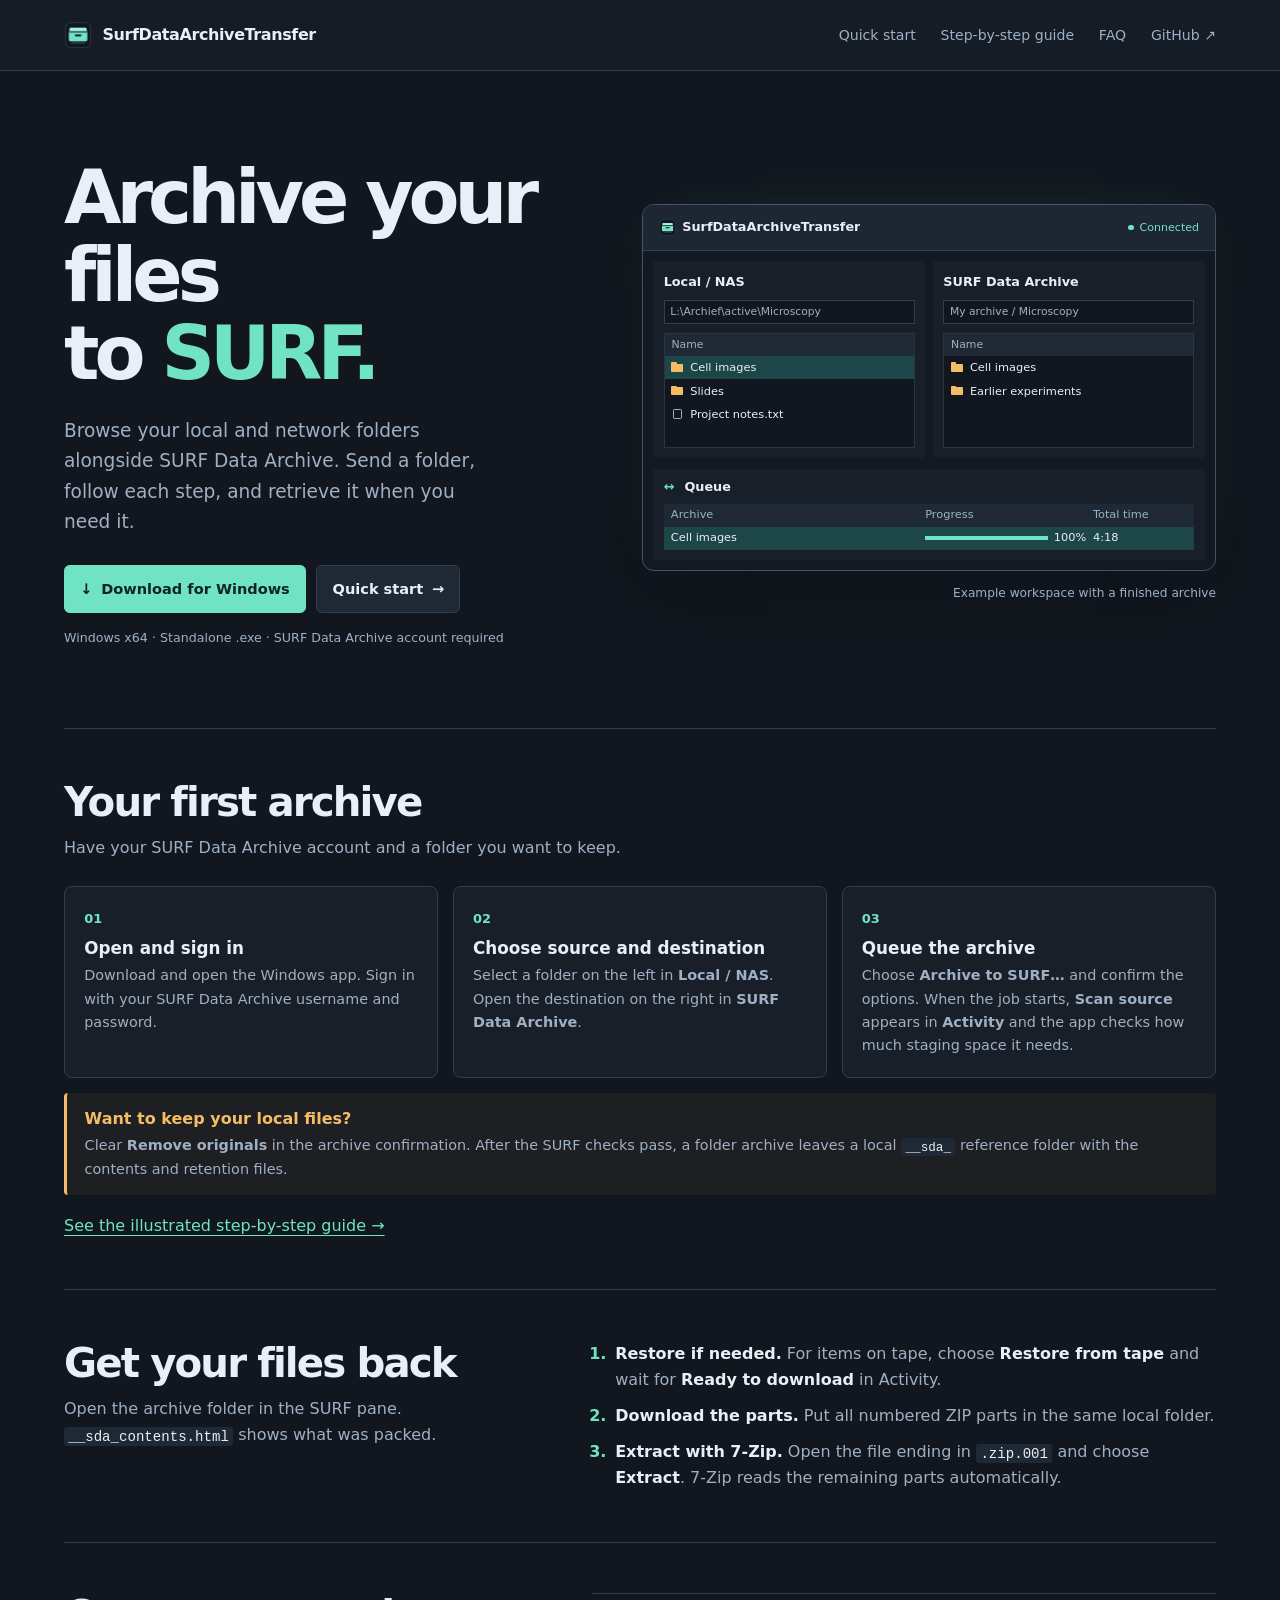
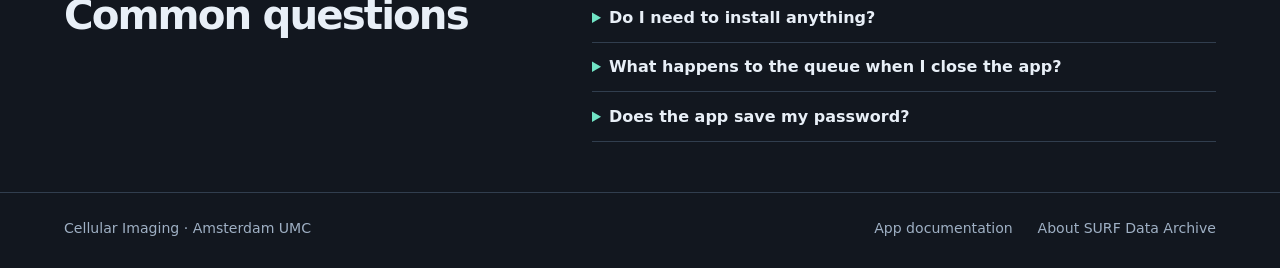
<file: docs/index.html>
<!doctype html>
<html lang="en">
<head>
  <meta charset="utf-8">
  <meta name="viewport" content="width=device-width, initial-scale=1">
  <meta name="description" content="A Windows app for sending folders to SURF Data Archive and checking that they arrived intact.">
  <meta name="theme-color" content="#12171f">
  <title>SurfDataArchiveTransfer · Windows guide</title>
  <link rel="icon" href="app.ico">
  <link rel="stylesheet" href="site.css">
</head>
<body>
  <a class="skip-link" href="#main">Skip to content</a>
  <header class="site-header">
    <div class="wrap header-inner">
      <a class="brand" href="./">
        <img src="app.ico" alt="" width="28" height="28">
        <span>SurfDataArchiveTransfer</span>
      </a>
      <nav aria-label="Main navigation">
        <a href="#quick-start">Quick start</a>
        <a href="step-by-step.html">Step-by-step guide</a>
        <a href="#faq">FAQ</a>
        <a href="https://github.com/Cellular-Imaging-Amsterdam-UMC/archief_to_surfarchive">GitHub <span aria-hidden="true">↗</span></a>
      </nav>
    </div>
  </header>

  <main class="wrap" id="main">
    <section class="hero" aria-labelledby="page-heading">
      <div class="hero-copy">
        <h1 id="page-heading">Archive your files<br>to <em>SURF.</em></h1>
        <p class="intro">Browse your local and network folders alongside SURF Data Archive. Send a folder, follow each step, and retrieve it when you need it.</p>
        <div class="hero-actions">
          <a class="button primary" href="https://github.com/Cellular-Imaging-Amsterdam-UMC/archief_to_surfarchive/releases/latest/download/SurfDataArchiveTransfer.exe">
            <span aria-hidden="true">↓</span> Download for Windows
          </a>
          <a class="button secondary" href="#quick-start">Quick start <span aria-hidden="true">→</span></a>
        </div>
        <p class="requirements">Windows x64 · Standalone .exe · SURF Data Archive account required</p>
      </div>

      <figure class="preview">
        <div class="app-window" role="img" aria-label="Illustration of the app with local microscopy folders on the left, a SURF archive on the right, and queue progress below.">
          <div aria-hidden="true">
            <div class="app-title">
              <span class="app-name"><img src="app.ico" alt="" width="17" height="17"> SurfDataArchiveTransfer</span>
              <span class="connected">Connected</span>
            </div>
            <div class="app-panes">
              <div class="pane">
                <strong>Local / NAS</strong>
                <div class="location">L:\Archief\active\Microscopy</div>
                <div class="app-list">
                  <span class="app-list-header">Name</span>
                  <span class="file-row selected"><i class="folder"></i> Cell images</span>
                  <span class="file-row"><i class="folder"></i> Slides</span>
                  <span class="file-row"><i class="file"></i> Project notes.txt</span>
                </div>
              </div>
              <div class="pane">
                <strong>SURF Data Archive</strong>
                <div class="location">My archive / Microscopy</div>
                <div class="app-list">
                  <span class="app-list-header">Name</span>
                  <span class="file-row"><i class="folder"></i> Cell images</span>
                  <span class="file-row"><i class="folder"></i> Earlier experiments</span>
                </div>
              </div>
            </div>
            <div class="app-queue">
              <div class="queue-title"><span>↔</span> Queue</div>
              <div class="queue-row queue-header"><span>Archive</span><span>Progress</span><span>Total time</span></div>
              <div class="queue-row"><span>Cell images</span><span class="mini-progress"><i></i> 100%</span><span>4:18</span></div>
            </div>
          </div>
        </div>
        <figcaption>Example workspace with a finished archive</figcaption>
      </figure>
    </section>

    <section class="guide-section" id="quick-start" aria-labelledby="start-heading">
      <div class="section-heading">
        <h2 id="start-heading">Your first archive</h2>
        <p>Have your SURF Data Archive account and a folder you want to keep.</p>
      </div>
      <ol class="steps">
        <li>
          <span class="step-number" aria-hidden="true">01</span>
          <h3>Open and sign in</h3>
          <p>Download and open the Windows app. Sign in with your SURF Data Archive username and password.</p>
        </li>
        <li>
          <span class="step-number" aria-hidden="true">02</span>
          <h3>Choose source and destination</h3>
          <p>Select a folder on the left in <strong>Local / NAS</strong>. Open the destination on the right in <strong>SURF Data Archive</strong>.</p>
        </li>
        <li>
          <span class="step-number" aria-hidden="true">03</span>
          <h3>Queue the archive</h3>
          <p>Choose <strong>Archive to SURF…</strong> and confirm the options. When the job starts, <strong>Scan source</strong> appears in <strong>Activity</strong> and the app checks how much staging space it needs.</p>
        </li>
      </ol>
      <aside class="notice">
        <strong>Want to keep your local files?</strong>
        <p>Clear <strong>Remove originals</strong> in the archive confirmation. After the SURF checks pass, a folder archive leaves a local <code>__sda_</code> reference folder with the contents and retention files.</p>
      </aside>
      <p class="guide-link"><a href="step-by-step.html">See the illustrated step-by-step guide <span aria-hidden="true">→</span></a></p>
    </section>

    <section class="guide-section restore" aria-labelledby="restore-heading">
      <div class="section-heading">
        <h2 id="restore-heading">Get your files back</h2>
        <p>Open the archive folder in the SURF pane. <code>__sda_contents.html</code> shows what was packed.</p>
      </div>
      <ol class="restore-steps">
        <li><strong>Restore if needed.</strong> For items on tape, choose <strong>Restore from tape</strong> and wait for <strong>Ready to download</strong> in Activity.</li>
        <li><strong>Download the parts.</strong> Put all numbered ZIP parts in the same local folder.</li>
        <li><strong>Extract with 7-Zip.</strong> Open the file ending in <code>.zip.001</code> and choose <strong>Extract</strong>. 7-Zip reads the remaining parts automatically.</li>
      </ol>
    </section>

    <section class="guide-section faq-section" id="faq" aria-labelledby="faq-heading">
      <h2 id="faq-heading">Common questions</h2>
      <div class="faq">
        <details>
          <summary>Do I need to install anything?</summary>
          <p>The Windows app is a standalone executable with the .NET runtime included. Use <a href="https://www.7-zip.org/">7-Zip</a> to open multipart archives. Windows may show a publisher warning for the test-signed download.</p>
        </details>
        <details>
          <summary>What happens to the queue when I close the app?</summary>
          <p>The app saves the queue for your SURF account. After sign-in, waiting jobs start automatically and paused jobs stay paused. If an interrupted upload has a local recovery package, use its recovery icon.</p>
        </details>
        <details>
          <summary>Does the app save my password?</summary>
          <p>Enter your password when you sign in. The <strong>Remember username</strong> option saves only your username on this PC.</p>
        </details>
      </div>
    </section>
  </main>

  <footer class="site-footer">
    <div class="wrap footer-inner">
      <span>Cellular Imaging · Amsterdam UMC</span>
      <div>
        <a href="https://github.com/Cellular-Imaging-Amsterdam-UMC/archief_to_surfarchive#readme">App documentation</a>
        <a href="https://servicedesk.surf.nl/wiki/spaces/WIKI/pages/1474651/Data+Archive">About SURF Data Archive</a>
      </div>
    </div>
  </footer>
</body>
</html>
</file>
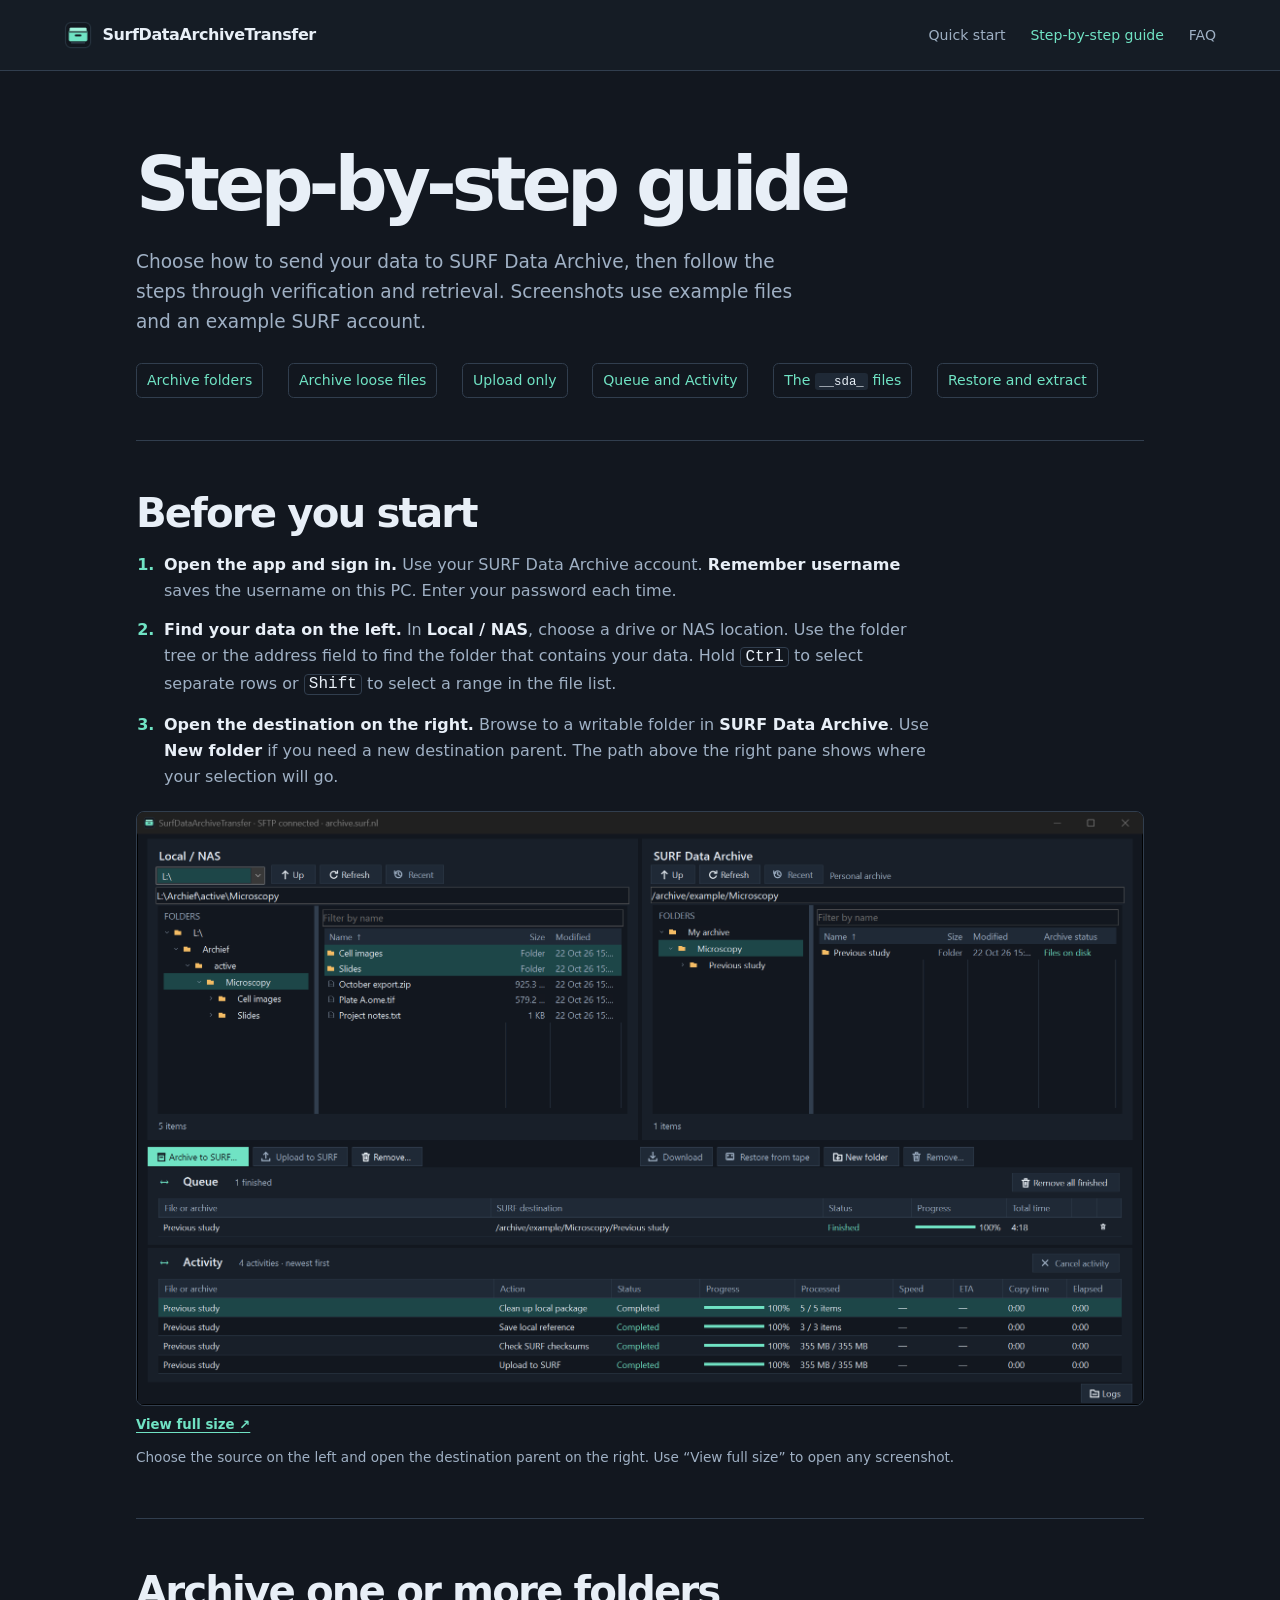
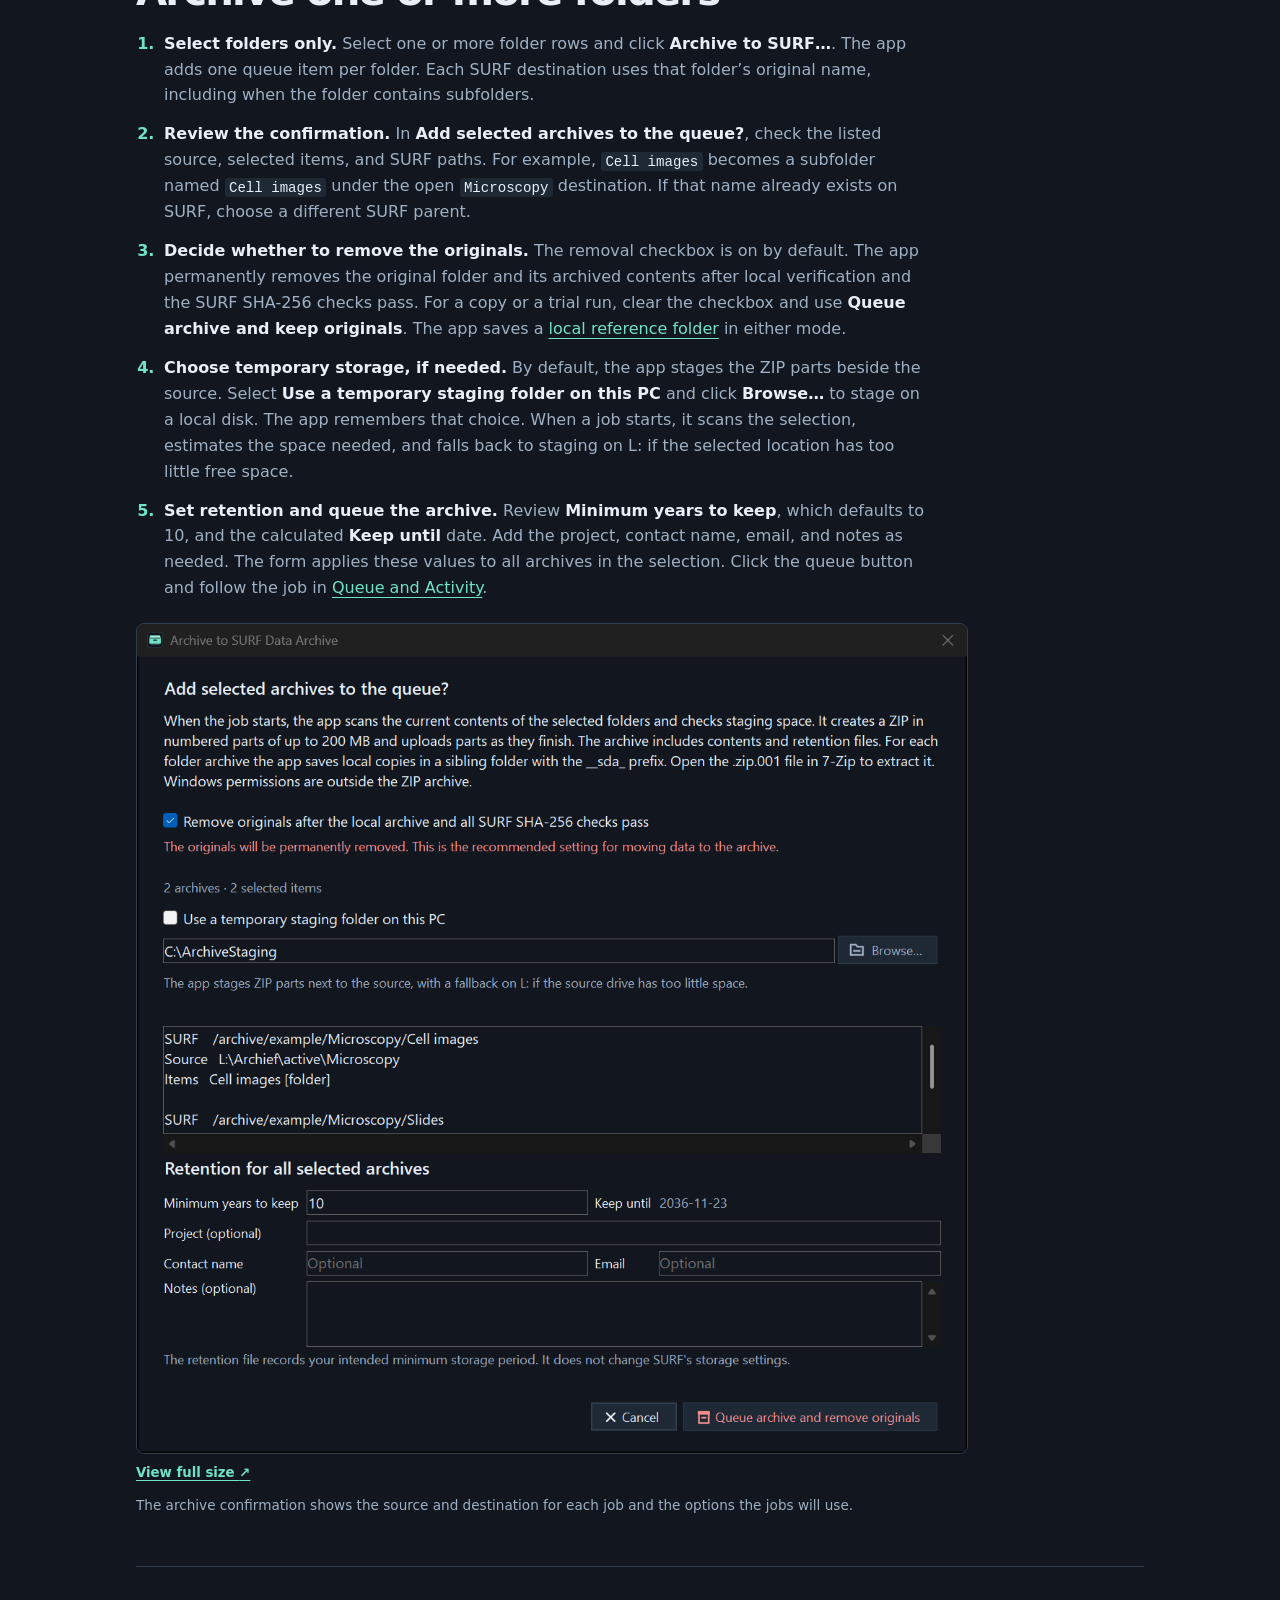
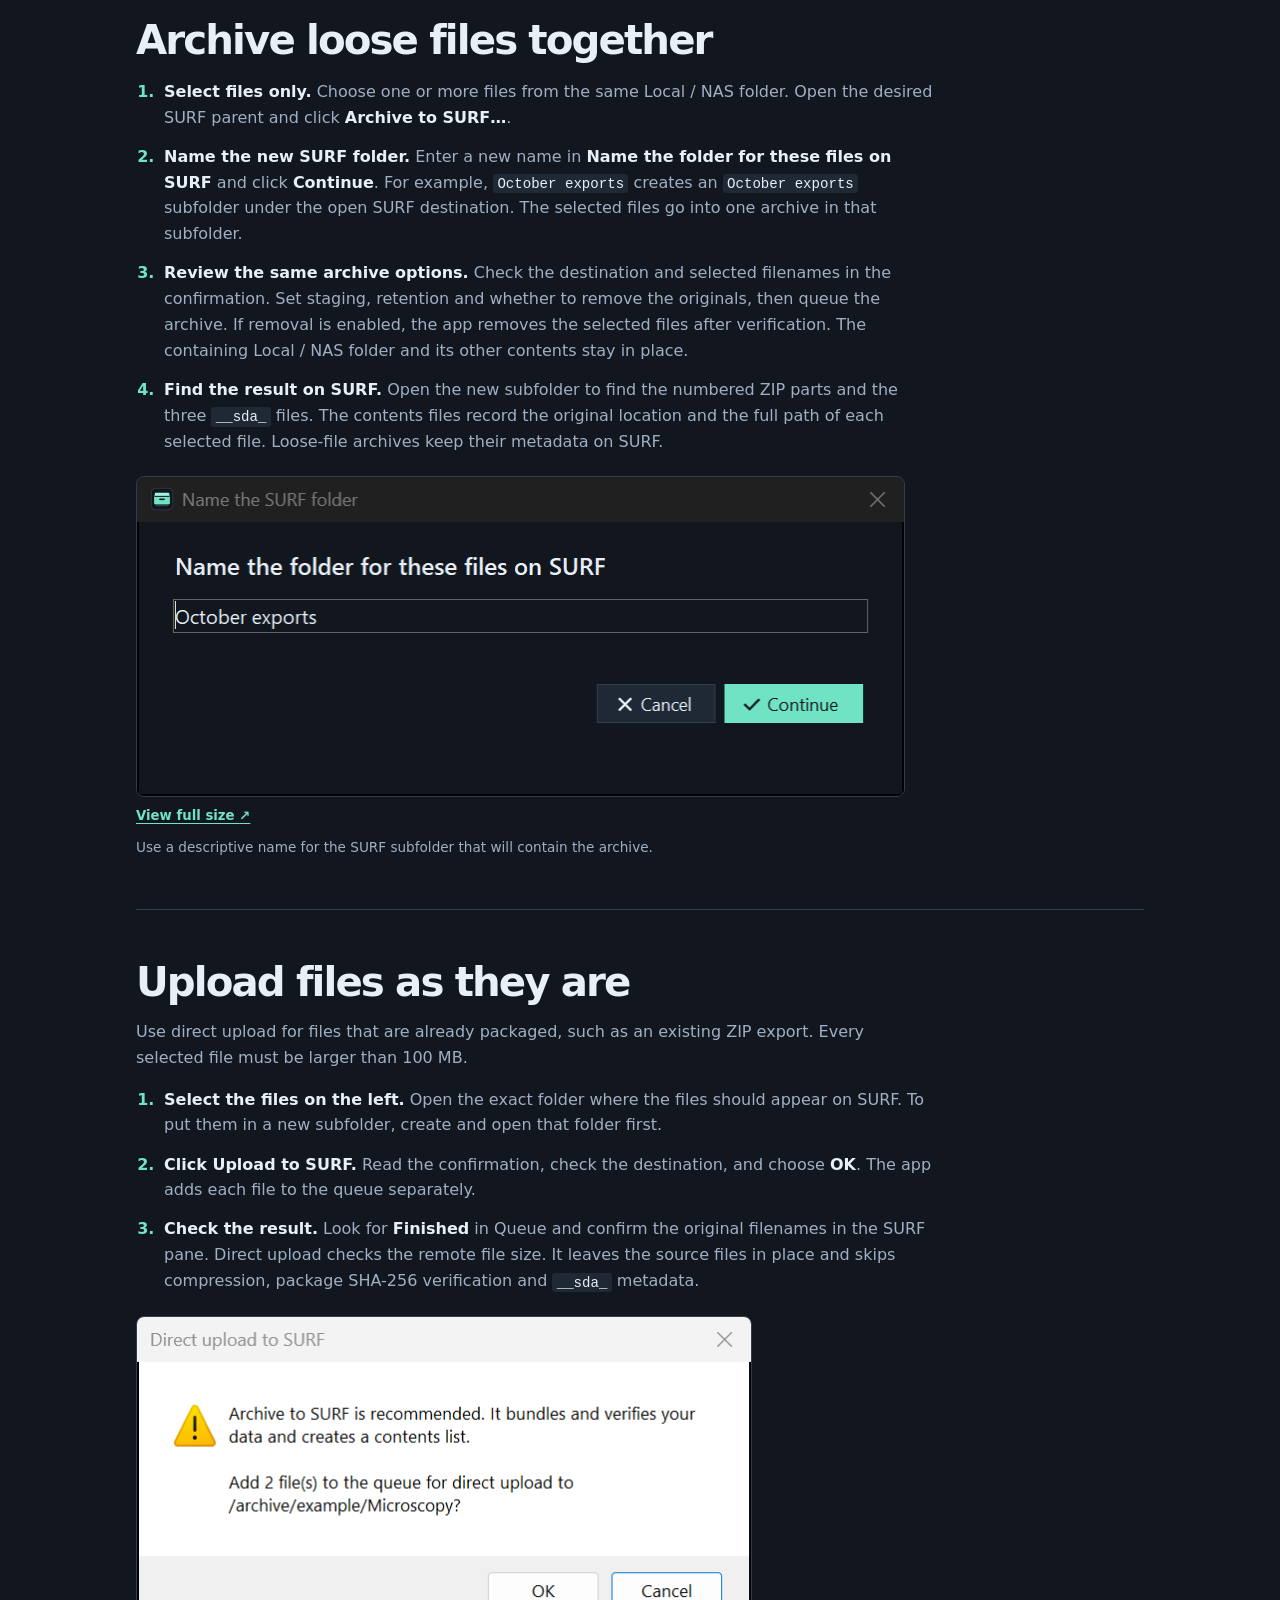
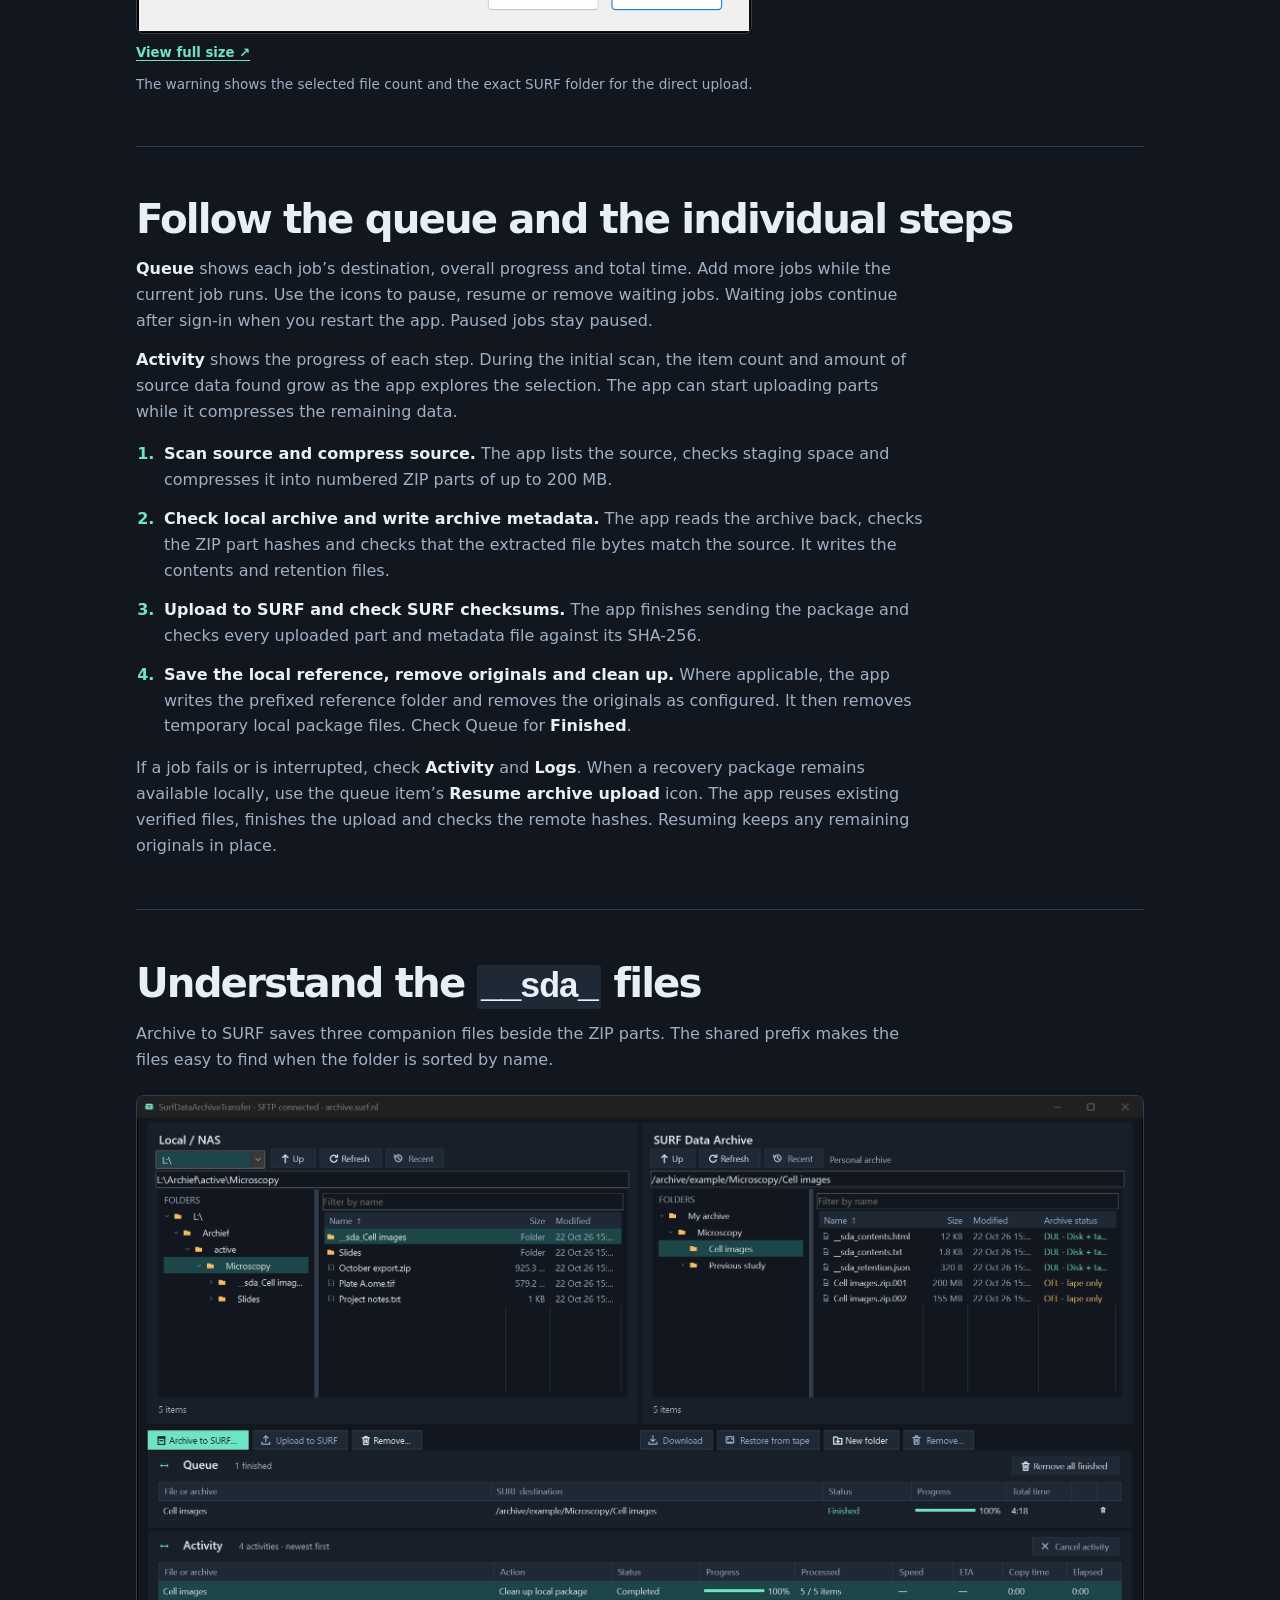
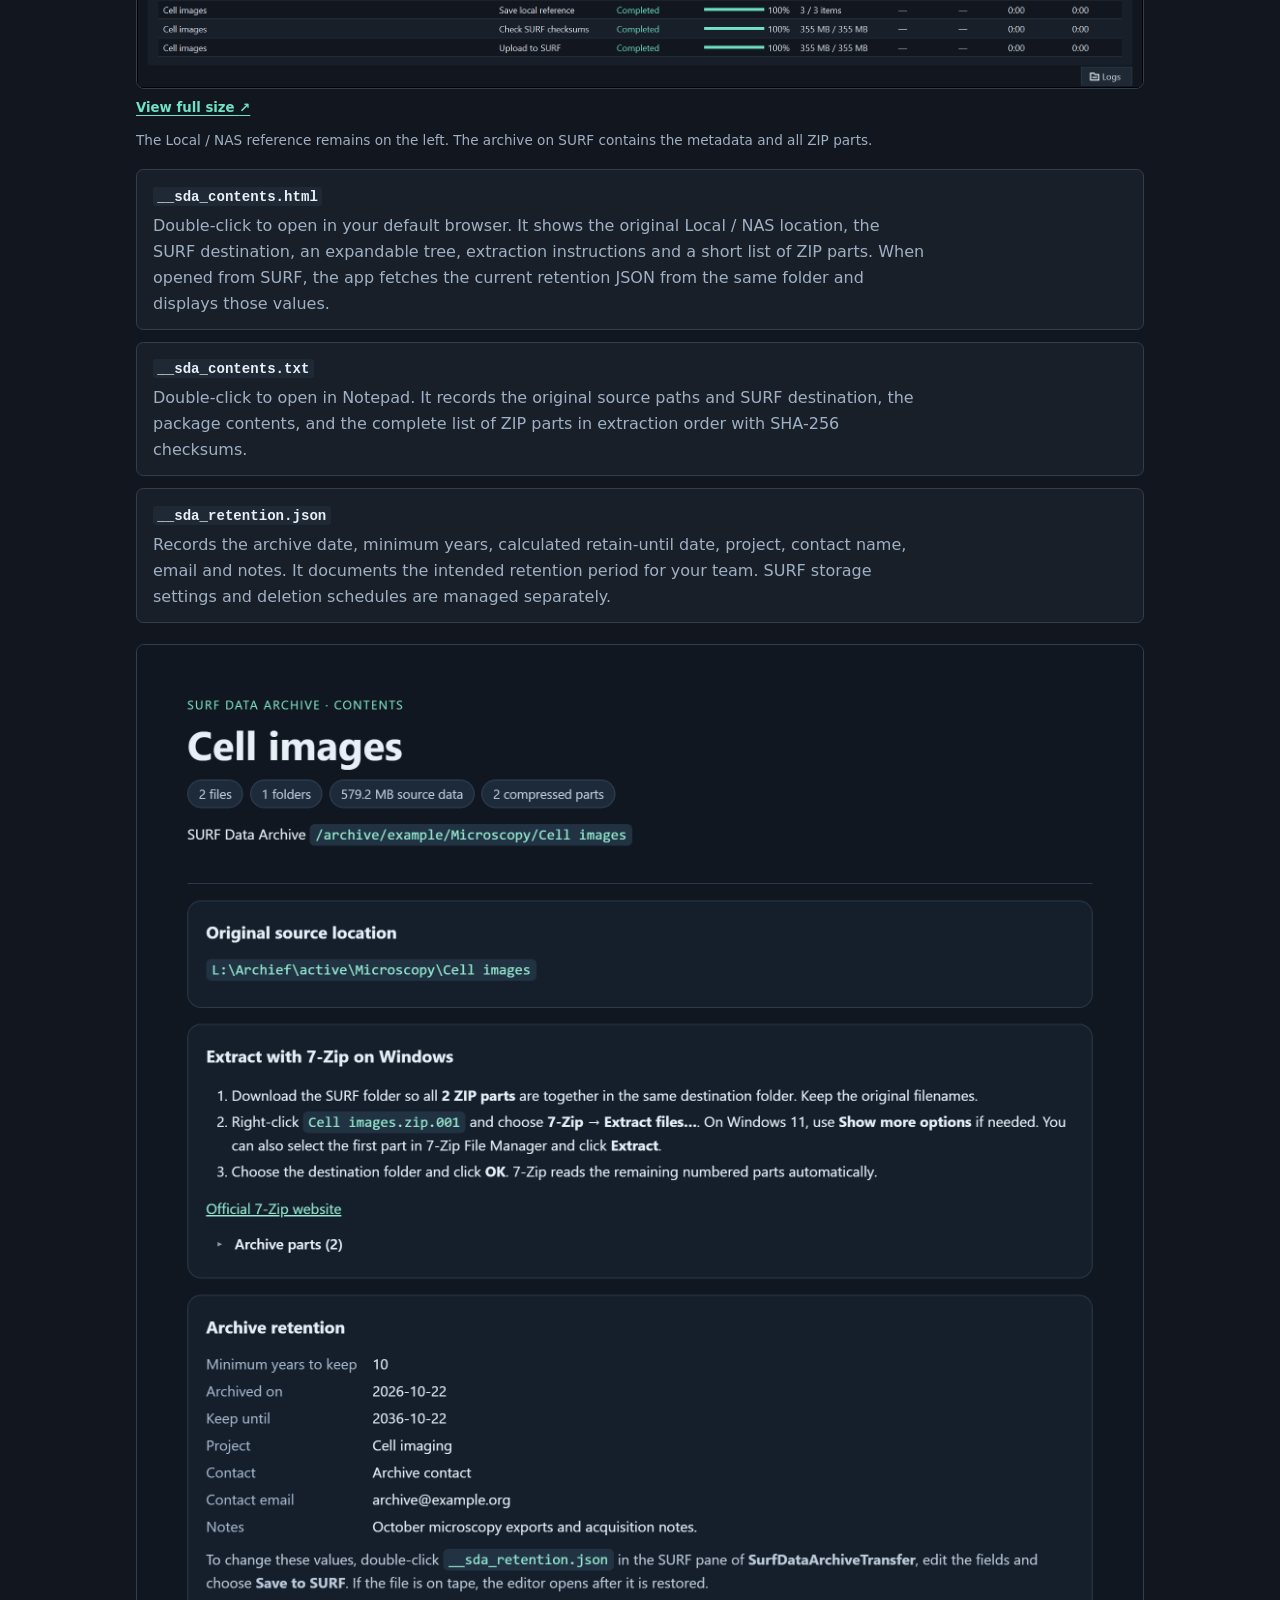
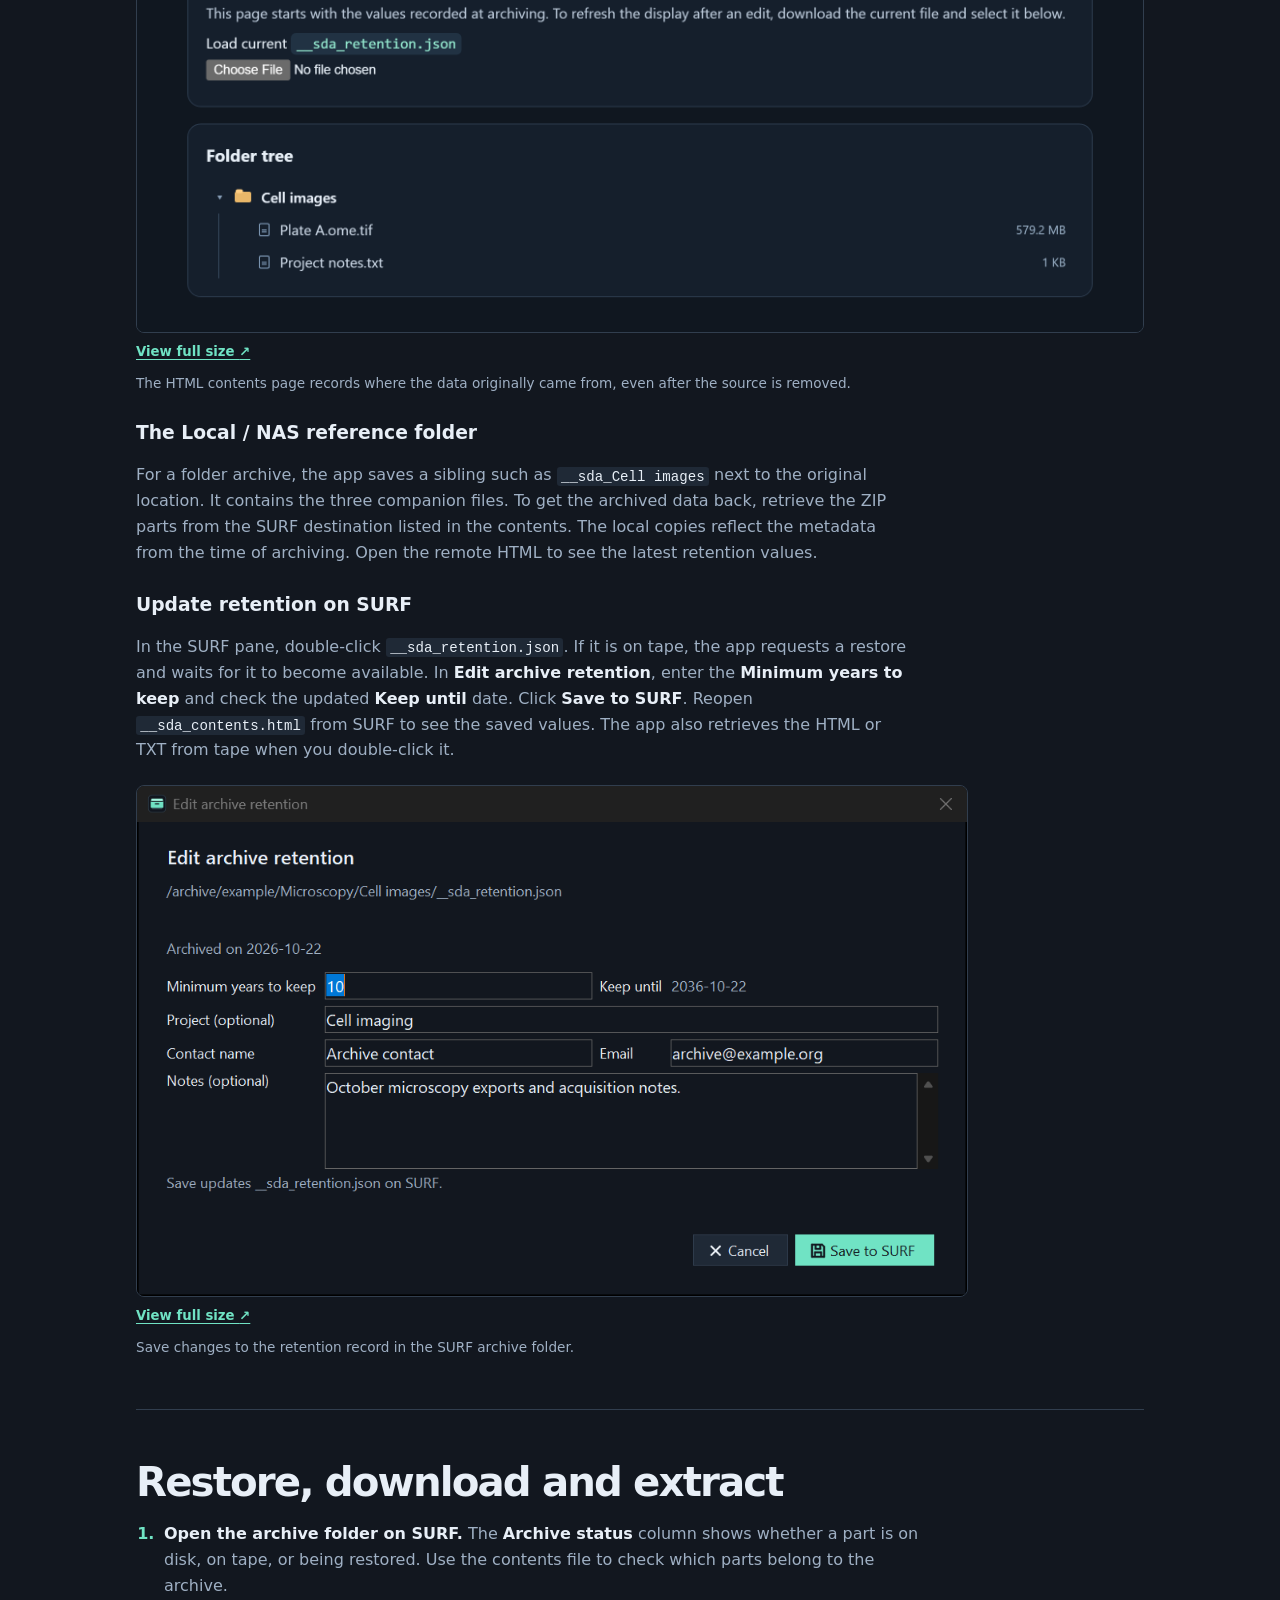
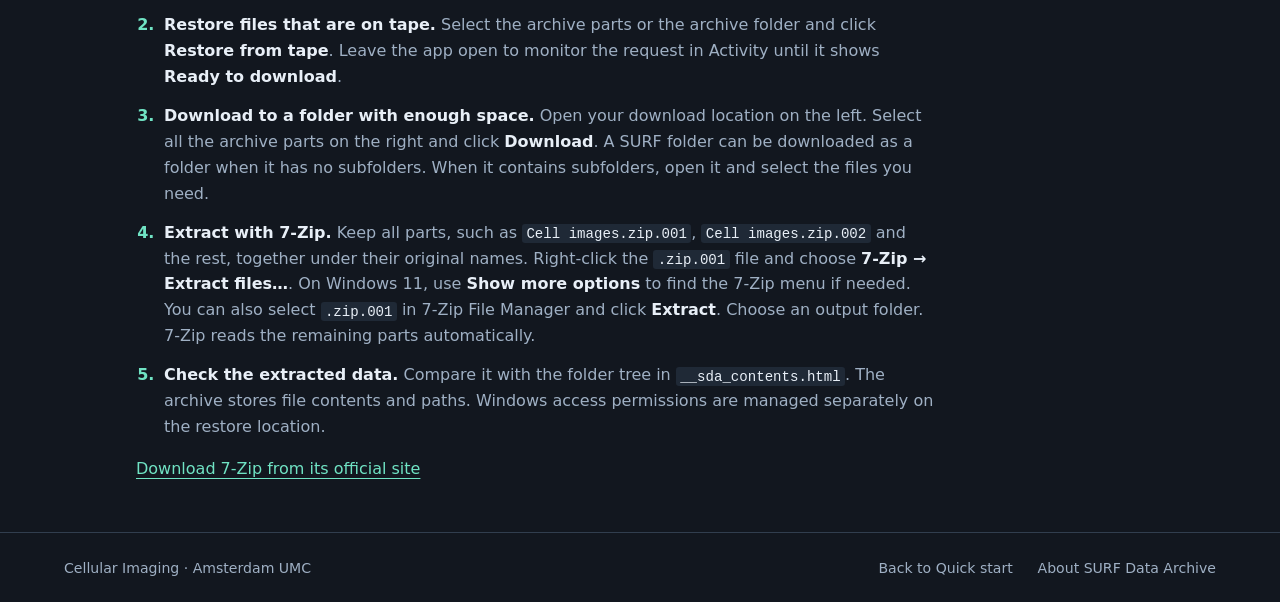
<file: docs/step-by-step.html>
<!doctype html>
<html lang="en">
<head>
  <meta charset="utf-8">
  <meta name="viewport" content="width=device-width, initial-scale=1">
  <meta name="description" content="An illustrated guide to archiving folders and files, direct uploads, retention metadata, and restoring archives from SURF.">
  <meta name="theme-color" content="#12171f">
  <title>Step-by-step guide · SurfDataArchiveTransfer</title>
  <link rel="icon" href="app.ico">
  <link rel="stylesheet" href="site.css">
</head>
<body>
  <a class="skip-link" href="#main">Skip to content</a>
  <header class="site-header">
    <div class="wrap header-inner">
      <a class="brand" href="./"><img src="app.ico" alt="" width="28" height="28"><span>SurfDataArchiveTransfer</span></a>
      <nav aria-label="Main navigation">
        <a href="index.html#quick-start">Quick start</a>
        <a href="step-by-step.html" aria-current="page">Step-by-step guide</a>
        <a href="index.html#faq">FAQ</a>
      </nav>
    </div>
  </header>
  <main class="wrap walkthrough" id="main">
    <header class="guide-intro">
      <h1>Step-by-step guide</h1>
      <p class="intro">Choose how to send your data to SURF Data Archive, then follow the steps through verification and retrieval. Screenshots use example files and an example SURF account.</p>
      <nav class="guide-contents" aria-label="On this page">
        <a href="#folders">Archive folders</a>
        <a href="#files">Archive loose files</a>
        <a href="#direct">Upload only</a>
        <a href="#activity">Queue and Activity</a>
        <a href="#metadata">The <code>__sda_</code> files</a>
        <a href="#restore">Restore and extract</a>
      </nav>
    </header>

    <section class="guide-section" id="before" aria-labelledby="before-heading">
      <h2 id="before-heading">Before you start</h2>
      <ol class="walkthrough-steps">
        <li><strong>Open the app and sign in.</strong> Use your SURF Data Archive account. <strong>Remember username</strong> saves the username on this PC. Enter your password each time.</li>
        <li><strong>Find your data on the left.</strong> In <strong>Local / NAS</strong>, choose a drive or NAS location. Use the folder tree or the address field to find the folder that contains your data. Hold <kbd>Ctrl</kbd> to select separate rows or <kbd>Shift</kbd> to select a range in the file list.</li>
        <li><strong>Open the destination on the right.</strong> Browse to a writable folder in <strong>SURF Data Archive</strong>. Use <strong>New folder</strong> if you need a new destination parent. The path above the right pane shows where your selection will go.</li>
      </ol>
      <figure class="guide-shot">
        <a href="screenshots/workspace.png"><img src="screenshots/workspace.png" width="2072" height="1221" alt="Application workspace with Cell images and Slides selected on the Local / NAS side and a Microscopy destination open on SURF."><span class="full-size-link">View full size <span aria-hidden="true">↗</span></span></a>
        <figcaption>Choose the source on the left and open the destination parent on the right. Use “View full size” to open any screenshot.</figcaption>
      </figure>
    </section>

    <section class="guide-section" id="folders" aria-labelledby="folders-heading">
      <h2 id="folders-heading">Archive one or more folders</h2>
      <ol class="walkthrough-steps">
        <li><strong>Select folders only.</strong> Select one or more folder rows and click <strong>Archive to SURF…</strong>. The app adds one queue item per folder. Each SURF destination uses that folder’s original name, including when the folder contains subfolders.</li>
        <li><strong>Review the confirmation.</strong> In <strong>Add selected archives to the queue?</strong>, check the listed source, selected items, and SURF paths. For example, <code>Cell images</code> becomes a subfolder named <code>Cell images</code> under the open <code>Microscopy</code> destination. If that name already exists on SURF, choose a different SURF parent.</li>
        <li><strong>Decide whether to remove the originals.</strong> The removal checkbox is on by default. The app permanently removes the original folder and its archived contents after local verification and the SURF SHA-256 checks pass. For a copy or a trial run, clear the checkbox and use <strong>Queue archive and keep originals</strong>. The app saves a <a href="#local-reference">local reference folder</a> in either mode.</li>
        <li><strong>Choose temporary storage, if needed.</strong> By default, the app stages the ZIP parts beside the source. Select <strong>Use a temporary staging folder on this PC</strong> and click <strong>Browse…</strong> to stage on a local disk. The app remembers that choice. When a job starts, it scans the selection, estimates the space needed, and falls back to staging on L: if the selected location has too little free space.</li>
        <li><strong>Set retention and queue the archive.</strong> Review <strong>Minimum years to keep</strong>, which defaults to 10, and the calculated <strong>Keep until</strong> date. Add the project, contact name, email, and notes as needed. The form applies these values to all archives in the selection. Click the queue button and follow the job in <a href="#activity">Queue and Activity</a>.</li>
      </ol>
      <figure class="guide-shot dialog-shot">
        <a href="screenshots/archive-confirmation.png?v=2.0.1"><img src="screenshots/archive-confirmation.png?v=2.0.1" width="1150" height="1149" loading="lazy" alt="Archive confirmation showing the removal checkbox, temporary staging controls, two SURF destinations, and the retention form."><span class="full-size-link">View full size <span aria-hidden="true">↗</span></span></a>
        <figcaption>The archive confirmation shows the source and destination for each job and the options the jobs will use.</figcaption>
      </figure>
    </section>

    <section class="guide-section" id="files" aria-labelledby="files-heading">
      <h2 id="files-heading">Archive loose files together</h2>
      <ol class="walkthrough-steps">
        <li><strong>Select files only.</strong> Choose one or more files from the same Local / NAS folder. Open the desired SURF parent and click <strong>Archive to SURF…</strong>.</li>
        <li><strong>Name the new SURF folder.</strong> Enter a new name in <strong>Name the folder for these files on SURF</strong> and click <strong>Continue</strong>. For example, <code>October exports</code> creates an <code>October exports</code> subfolder under the open SURF destination. The selected files go into one archive in that subfolder.</li>
        <li><strong>Review the same archive options.</strong> Check the destination and selected filenames in the confirmation. Set staging, retention and whether to remove the originals, then queue the archive. If removal is enabled, the app removes the selected files after verification. The containing Local / NAS folder and its other contents stay in place.</li>
        <li><strong>Find the result on SURF.</strong> Open the new subfolder to find the numbered ZIP parts and the three <code>__sda_</code> files. The contents files record the original location and the full path of each selected file. Loose-file archives keep their metadata on SURF.</li>
      </ol>
      <figure class="guide-shot dialog-shot">
        <a href="screenshots/name-surf-folder.png"><img src="screenshots/name-surf-folder.png" width="769" height="319" loading="lazy" alt="Name the SURF folder dialog with October exports entered and a Continue button."><span class="full-size-link">View full size <span aria-hidden="true">↗</span></span></a>
        <figcaption>Use a descriptive name for the SURF subfolder that will contain the archive.</figcaption>
      </figure>
    </section>

    <section class="guide-section" id="direct" aria-labelledby="direct-heading">
      <h2 id="direct-heading">Upload files as they are</h2>
      <p>Use direct upload for files that are already packaged, such as an existing ZIP export. Every selected file must be larger than 100 MB.</p>
      <ol class="walkthrough-steps">
        <li><strong>Select the files on the left.</strong> Open the exact folder where the files should appear on SURF. To put them in a new subfolder, create and open that folder first.</li>
        <li><strong>Click Upload to SURF.</strong> Read the confirmation, check the destination, and choose <strong>OK</strong>. The app adds each file to the queue separately.</li>
        <li><strong>Check the result.</strong> Look for <strong>Finished</strong> in Queue and confirm the original filenames in the SURF pane. Direct upload checks the remote file size. It leaves the source files in place and skips compression, package SHA-256 verification and <code>__sda_</code> metadata.</li>
      </ol>
      <figure class="guide-shot dialog-shot">
        <a href="screenshots/direct-upload.png"><img src="screenshots/direct-upload.png" width="616" height="317" loading="lazy" alt="Direct upload confirmation warning that archiving is recommended and showing the number of files and SURF destination."><span class="full-size-link">View full size <span aria-hidden="true">↗</span></span></a>
        <figcaption>The warning shows the selected file count and the exact SURF folder for the direct upload.</figcaption>
      </figure>
    </section>

    <section class="guide-section" id="activity" aria-labelledby="activity-heading">
      <h2 id="activity-heading">Follow the queue and the individual steps</h2>
      <p><strong>Queue</strong> shows each job’s destination, overall progress and total time. Add more jobs while the current job runs. Use the icons to pause, resume or remove waiting jobs. Waiting jobs continue after sign-in when you restart the app. Paused jobs stay paused.</p>
      <p><strong>Activity</strong> shows the progress of each step. During the initial scan, the item count and amount of source data found grow as the app explores the selection. The app can start uploading parts while it compresses the remaining data.</p>
      <ol class="walkthrough-steps">
        <li><strong>Scan source and compress source.</strong> The app lists the source, checks staging space and compresses it into numbered ZIP parts of up to 200 MB.</li>
        <li><strong>Check local archive and write archive metadata.</strong> The app reads the archive back, checks the ZIP part hashes and checks that the extracted file bytes match the source. It writes the contents and retention files.</li>
        <li><strong>Upload to SURF and check SURF checksums.</strong> The app finishes sending the package and checks every uploaded part and metadata file against its SHA-256.</li>
        <li><strong>Save the local reference, remove originals and clean up.</strong> Where applicable, the app writes the prefixed reference folder and removes the originals as configured. It then removes temporary local package files. Check Queue for <strong>Finished</strong>.</li>
      </ol>
      <p>If a job fails or is interrupted, check <strong>Activity</strong> and <strong>Logs</strong>. When a recovery package remains available locally, use the queue item’s <strong>Resume archive upload</strong> icon. The app reuses existing verified files, finishes the upload and checks the remote hashes. Resuming keeps any remaining originals in place.</p>
    </section>

    <section class="guide-section" id="metadata" aria-labelledby="metadata-heading">
      <h2 id="metadata-heading">Understand the <code>__sda_</code> files</h2>
      <p>Archive to SURF saves three companion files beside the ZIP parts. The shared prefix makes the files easy to find when the folder is sorted by name.</p>
      <figure class="guide-shot">
        <a href="screenshots/archive-result.png"><img src="screenshots/archive-result.png" width="2072" height="1221" loading="lazy" alt="A local __sda_Cell images reference folder next to the finished SURF archive, which contains three metadata files and two ZIP parts on tape."><span class="full-size-link">View full size <span aria-hidden="true">↗</span></span></a>
        <figcaption>The Local / NAS reference remains on the left. The archive on SURF contains the metadata and all ZIP parts.</figcaption>
      </figure>
      <dl class="metadata-list">
        <div>
          <dt><code>__sda_contents.html</code></dt>
          <dd>Double-click to open in your default browser. It shows the original Local / NAS location, the SURF destination, an expandable tree, extraction instructions and a short list of ZIP parts. When opened from SURF, the app fetches the current retention JSON from the same folder and displays those values.</dd>
        </div>
        <div>
          <dt><code>__sda_contents.txt</code></dt>
          <dd>Double-click to open in Notepad. It records the original source paths and SURF destination, the package contents, and the complete list of ZIP parts in extraction order with SHA-256 checksums.</dd>
        </div>
        <div>
          <dt><code>__sda_retention.json</code></dt>
          <dd>Records the archive date, minimum years, calculated retain-until date, project, contact name, email and notes. It documents the intended retention period for your team. SURF storage settings and deletion schedules are managed separately.</dd>
        </div>
      </dl>
      <figure class="guide-shot">
        <a href="screenshots/contents.png?v=2"><img src="screenshots/contents.png?v=2" width="2080" height="2660" loading="lazy" alt="Generated archive contents in a browser with the SURF destination, original source location and extraction instructions."><span class="full-size-link">View full size <span aria-hidden="true">↗</span></span></a>
        <figcaption>The HTML contents page records where the data originally came from, even after the source is removed.</figcaption>
      </figure>
      <h3 id="local-reference">The Local / NAS reference folder</h3>
      <p>For a folder archive, the app saves a sibling such as <code>__sda_Cell images</code> next to the original location. It contains the three companion files. To get the archived data back, retrieve the ZIP parts from the SURF destination listed in the contents. The local copies reflect the metadata from the time of archiving. Open the remote HTML to see the latest retention values.</p>
      <h3>Update retention on SURF</h3>
      <p>In the SURF pane, double-click <code>__sda_retention.json</code>. If it is on tape, the app requests a restore and waits for it to become available. In <strong>Edit archive retention</strong>, enter the <strong>Minimum years to keep</strong> and check the updated <strong>Keep until</strong> date. Click <strong>Save to SURF</strong>. Reopen <code>__sda_contents.html</code> from SURF to see the saved values. The app also retrieves the HTML or TXT from tape when you double-click it.</p>
      <figure class="guide-shot dialog-shot">
        <a href="screenshots/retention.png?v=2.0.1"><img src="screenshots/retention.png?v=2.0.1" width="1039" height="638" loading="lazy" alt="Edit archive retention at 150% Windows scaling, with Minimum years to keep set to 10 and the calculated Keep until date."><span class="full-size-link">View full size <span aria-hidden="true">↗</span></span></a>
        <figcaption>Save changes to the retention record in the SURF archive folder.</figcaption>
      </figure>
    </section>

    <section class="guide-section" id="restore" aria-labelledby="restore-heading">
      <h2 id="restore-heading">Restore, download and extract</h2>
      <ol class="walkthrough-steps">
        <li><strong>Open the archive folder on SURF.</strong> The <strong>Archive status</strong> column shows whether a part is on disk, on tape, or being restored. Use the contents file to check which parts belong to the archive.</li>
        <li><strong>Restore files that are on tape.</strong> Select the archive parts or the archive folder and click <strong>Restore from tape</strong>. Leave the app open to monitor the request in Activity until it shows <strong>Ready to download</strong>.</li>
        <li><strong>Download to a folder with enough space.</strong> Open your download location on the left. Select all the archive parts on the right and click <strong>Download</strong>. A SURF folder can be downloaded as a folder when it has no subfolders. When it contains subfolders, open it and select the files you need.</li>
        <li><strong>Extract with 7-Zip.</strong> Keep all parts, such as <code>Cell images.zip.001</code>, <code>Cell images.zip.002</code> and the rest, together under their original names. Right-click the <code>.zip.001</code> file and choose <strong>7-Zip → Extract files…</strong>. On Windows 11, use <strong>Show more options</strong> to find the 7-Zip menu if needed. You can also select <code>.zip.001</code> in 7-Zip File Manager and click <strong>Extract</strong>. Choose an output folder. 7-Zip reads the remaining parts automatically.</li>
        <li><strong>Check the extracted data.</strong> Compare it with the folder tree in <code>__sda_contents.html</code>. The archive stores file contents and paths. Windows access permissions are managed separately on the restore location.</li>
      </ol>
      <p><a href="https://www.7-zip.org/">Download 7-Zip from its official site</a></p>
    </section>
  </main>
  <footer class="site-footer">
    <div class="wrap footer-inner">
      <span>Cellular Imaging · Amsterdam UMC</span>
      <div>
        <a href="index.html#quick-start">Back to Quick start</a>
        <a href="https://servicedesk.surf.nl/wiki/spaces/WIKI/pages/1474651/Data+Archive">About SURF Data Archive</a>
      </div>
    </div>
  </footer>
</body>
</html>
</file>
<file: docs/site.css>
:root {
  color-scheme: dark;
  --page: #12171f;
  --panel: #181f29;
  --raised: #1f2936;
  --rule: #313e4e;
  --ink: #e8eff7;
  --muted: #9fb0c4;
  --mint: #70e3c4;
  --selected: #1d4648;
  --amber: #f4bc64;
  font: 1rem/1.62 "Segoe UI", system-ui, sans-serif;
  scroll-behavior: smooth;
}

*, *::before, *::after { box-sizing: border-box; }
body { margin: 0; color: var(--ink); background: var(--page); }
h1, h2, h3, p, figure { margin: 0; }
a { color: var(--mint); text-underline-offset: .23em; }
a:hover { color: var(--ink); }
a:focus-visible, summary:focus-visible { outline: 2px solid var(--mint); outline-offset: .25rem; border-radius: .2rem; }
strong { font-weight: 650; }
.wrap { width: min(72rem, calc(100% - 5rem)); margin-inline: auto; }
.skip-link { position: absolute; top: .75rem; left: 1rem; z-index: 3; padding: .65rem 1rem; background: var(--panel); transform: translateY(-150%); }
.skip-link:focus { transform: none; }
.site-header { border-bottom: 1px solid var(--rule); background: #151c25; }
.header-inner, .footer-inner { display: flex; align-items: center; justify-content: space-between; gap: 1rem; }
.header-inner { min-height: 4.4rem; }
.brand { display: inline-flex; align-items: center; gap: .65rem; color: var(--ink); text-decoration: none; font-weight: 700; letter-spacing: -.025em; }
.brand img, .app-name img { flex: none; }
nav, .footer-inner div { display: flex; flex-wrap: wrap; column-gap: 1.55rem; row-gap: .25rem; }
nav a, .footer-inner a { color: var(--muted); font-size: .88rem; text-decoration: none; }
nav a:hover, .footer-inner a:hover { color: var(--mint); }

.hero { display: grid; grid-template-columns: minmax(0, 1fr) minmax(0, 1.1fr); align-items: center; gap: 3.5rem; padding-block: 5.5rem 5rem; }
h1 { font-size: clamp(2.85rem, 5.8vw, 4.65rem); line-height: 1.05; letter-spacing: -.067em; font-weight: 740; }
h1 em { color: var(--mint); font-style: normal; }
.intro { max-width: 35ch; margin-top: 1.45rem; color: var(--muted); font-size: 1.16rem; }
.hero-actions { display: flex; flex-wrap: wrap; gap: .65rem; margin-top: 1.8rem; }
.button { display: inline-flex; min-height: 2.95rem; align-items: center; justify-content: center; gap: .55rem; padding: .5rem .95rem; border: 1px solid var(--rule); border-radius: .36rem; font-size: .91rem; font-weight: 680; text-decoration: none; }
.button.primary { color: #102523; background: var(--mint); border-color: var(--mint); }
.button.primary:hover { background: #9df0d9; border-color: #9df0d9; }
.button.secondary { color: var(--ink); background: var(--raised); }
.button.secondary:hover { border-color: var(--muted); }
.requirements { font-size: .79rem; color: var(--muted); margin-top: .95rem; }

.preview { min-width: 0; }
.app-window {
  background: #121922;
  border: 1px solid #43546a;
  border-radius: .74rem;
  overflow: hidden;
  box-shadow: 0 23px 65px -28px #03080e, 0 0 55px -29px #50af985f;
  font-size: .8rem;
}
.app-title { display: flex; justify-content: space-between; align-items: center; gap: .45rem; padding: .75rem 1rem; background: #1c2733; border-bottom: 1px solid var(--rule); }
.app-name { display: inline-flex; align-items: center; gap: .4rem; overflow: hidden; min-width: 0; white-space: nowrap; text-overflow: ellipsis; font-weight: 670; }
.connected { display: inline-flex; align-items: center; gap: .35rem; color: var(--mint); font-size: .69rem; }
.connected::before { content: ""; width: .36rem; height: .36rem; border-radius: 50%; background: currentColor; }
.app-panes { display: grid; grid-template-columns: repeat(2, minmax(0, 1fr)); gap: .5rem; padding: .65rem .65rem .5rem; }
.pane { padding: .65rem; background: var(--panel); border-radius: .2rem; }
.location { overflow: hidden; white-space: nowrap; text-overflow: ellipsis; margin-top: .45rem; padding: .15rem .35rem; border: 1px solid var(--rule); color: var(--muted); font-size: .67rem; background: var(--page); }
.app-list { min-height: 7.2rem; margin-top: .55rem; border: 1px solid #293545; background: var(--page); }
.app-list-header, .file-row { display: flex; align-items: center; gap: .45rem; padding: .15rem .42rem; white-space: nowrap; overflow: hidden; }
.app-list-header { background: var(--raised); color: var(--muted); font-size: .68rem; }
.file-row { font-size: .71rem; }
.file-row.selected { background: var(--selected); }
.folder { width: .73rem; height: .5rem; flex: none; margin-top: .09rem; border-radius: .06rem; background: var(--amber); position: relative; }
.folder::before { content: ""; position: absolute; top: -.12rem; left: 0; width: .32rem; height: .14rem; border-radius: .06rem .06rem 0 0; background: var(--amber); }
.file { width: .55rem; height: .65rem; margin-inline: .09rem; border-radius: .08rem; border: 1px solid var(--muted); flex: none; }
.app-queue { margin: .15rem .65rem .65rem; padding: .55rem .65rem .62rem; background: var(--panel); }
.queue-title { margin-bottom: .36rem; font-weight: 640; }
.queue-title span { margin-right: .35rem; color: var(--mint); }
.queue-row { display: grid; grid-template-columns: minmax(0, 1fr) minmax(4.2rem, .65fr) minmax(3.4rem, .38fr); align-items: center; gap: .42rem; padding: .22rem .45rem; background: var(--selected); font-size: .71rem; line-height: 1.4; }
.queue-header { background: var(--raised); color: var(--muted); }
.mini-progress { display: flex; align-items: center; gap: .35rem; }
.mini-progress i { flex: 1; height: .28rem; background: var(--mint); }
figcaption { margin-top: .8rem; color: var(--muted); font-size: .76rem; text-align: right; }

.guide-section { border-top: 1px solid var(--rule); padding-block: 3.15rem; scroll-margin-top: 1.25rem; }
h2 { font-size: clamp(1.75rem, 3.15vw, 2.55rem); line-height: 1.12; letter-spacing: -.047em; }
.section-heading > p { color: var(--muted); margin-top: .65rem; }
.steps { display: grid; grid-template-columns: repeat(3, minmax(0, 1fr)); gap: .9rem; padding: 0; margin: 1.55rem 0 0; list-style: none; }
.steps li { border: 1px solid var(--rule); border-radius: .5rem; background: var(--panel); padding: 1.15rem 1.2rem 1.25rem; }
.step-number { color: var(--mint); font-size: .81rem; font-weight: 700; font-variant-numeric: tabular-nums; }
.steps h3 { margin: .45rem 0 .3rem; font-size: 1.05rem; line-height: 1.25; }
.steps p, .notice p { color: var(--muted); font-size: .9rem; }
.notice { margin-top: .9rem; padding: .85rem 1.1rem; border-radius: .25rem; border-inline-start: 3px solid var(--amber); background: #f4bc640c; }
.notice > strong { color: var(--amber); }
.notice p { margin-top: .12rem; }
.restore { display: grid; grid-template-columns: 1fr 1.3fr; gap: 3rem; }
.restore-steps { padding-inline-start: 1.25rem; margin: 0; display: grid; gap: .65rem; }
.restore-steps li { padding-inline-start: .2rem; color: var(--muted); }
.restore-steps strong { color: var(--ink); }
.restore-steps li::marker { color: var(--mint); font-weight: 650; }
code { background: var(--raised); border-radius: .2rem; padding: .1rem .27rem; color: var(--ink); font-size: .88em; }
.faq-section { display: grid; grid-template-columns: 1fr 1.3fr; gap: 3rem; }
.faq details { border-bottom: 1px solid var(--rule); }
.faq details:first-child { border-top: 1px solid var(--rule); }
summary { cursor: pointer; padding-block: .7rem; font-weight: 650; }
summary:hover, summary::marker { color: var(--mint); }
.faq p { padding-bottom: .8rem; color: var(--muted); font-size: .9rem; }
.site-footer { border-top: 1px solid var(--rule); padding-block: 1.5rem 1.75rem; color: var(--muted); font-size: .88rem; }

nav a[aria-current="page"] { color: var(--mint); }
.guide-link { margin-top: 1.15rem; }
.walkthrough { max-width: 63rem; }
.guide-intro { padding-block: clamp(2.5rem, 7vw, 4.65rem) 2.6rem; }
.guide-intro .intro { max-width: 57ch; }
.guide-contents { row-gap: .5rem; margin-top: 1.6rem; }
.guide-contents a { color: var(--mint); border: 1px solid var(--rule); border-radius: .35rem; padding: .32rem .62rem; }
.guide-contents a:hover { border-color: var(--mint); }
.walkthrough section > p, .walkthrough-steps li, .metadata-list dd { max-width: 76ch; color: var(--muted); }
.walkthrough section > p { margin-top: .85rem; }
.walkthrough section > h3 { margin-top: 1.5rem; }
.walkthrough-steps { display: grid; gap: .82rem; margin: 1rem 0; padding-inline-start: 1.5rem; }
.walkthrough-steps li { padding-inline-start: .25rem; }
.walkthrough-steps li::marker { color: var(--mint); font-weight: 650; }
.walkthrough-steps strong, .walkthrough section p strong { color: var(--ink); }
.walkthrough code { overflow-wrap: anywhere; }
.walkthrough kbd { border: 1px solid var(--rule); border-radius: .25rem; color: var(--ink); padding: .025rem .26rem; }
.guide-shot { margin-top: 1.35rem; }
.guide-shot a { display: block; width: fit-content; max-width: 100%; text-decoration: none; }
.guide-shot img { display: block; max-width: 100%; height: auto; border: 1px solid var(--rule); border-radius: .5rem; }
.full-size-link { display: inline-block; margin-top: .5rem; font-size: .83rem; font-weight: 650; text-decoration: underline; text-underline-offset: .23em; }
.guide-shot figcaption { text-align: left; font-size: .85rem; margin-top: .55rem; }
.dialog-shot { max-width: 52rem; }
.metadata-list { display: grid; margin-top: 1.15rem; gap: .75rem; }
.metadata-list > div { background: var(--panel); border: 1px solid var(--rule); border-radius: .45rem; padding: .75rem 1rem; }
.metadata-list dt { font-weight: 650; }
.metadata-list dd { margin: .3rem 0 0; }

@media (max-width: 58rem) {
  .wrap { width: min(72rem, calc(100% - 3rem)); }
  .hero { gap: 1.6rem; padding-block: 4rem 3.3rem; }
}

@media (max-width: 45rem) {
  .wrap { width: calc(100% - 2.25rem); }
  .hero, .restore, .faq-section { grid-template-columns: 1fr; }
  .hero { gap: 2.1rem; padding-block: 3.2rem 2.6rem; }
  .intro { max-width: 44ch; }
  .preview { max-width: 34rem; }
  .steps { grid-template-columns: 1fr; }
  .guide-section { padding-block: 2.35rem; }
  .restore, .faq-section { gap: 1.35rem; }
  .header-inner { min-height: auto; padding-block: .7rem; }
  .header-inner, .footer-inner { align-items: flex-start; flex-direction: column; gap: .45rem; }
  nav { padding-left: .05rem; }
}

@media (max-width: 24rem) {
  .wrap { width: calc(100% - 1.5rem); }
  .app-window { font-size: .7rem; }
  .app-title { padding-inline: .65rem; }
  .app-panes { gap: .35rem; padding-inline: .4rem; }
  .pane { padding: .4rem; }
  .app-queue { margin-inline: .4rem; }
}

@media (prefers-reduced-motion: reduce) {
  :root { scroll-behavior: auto; }
}
</file>
